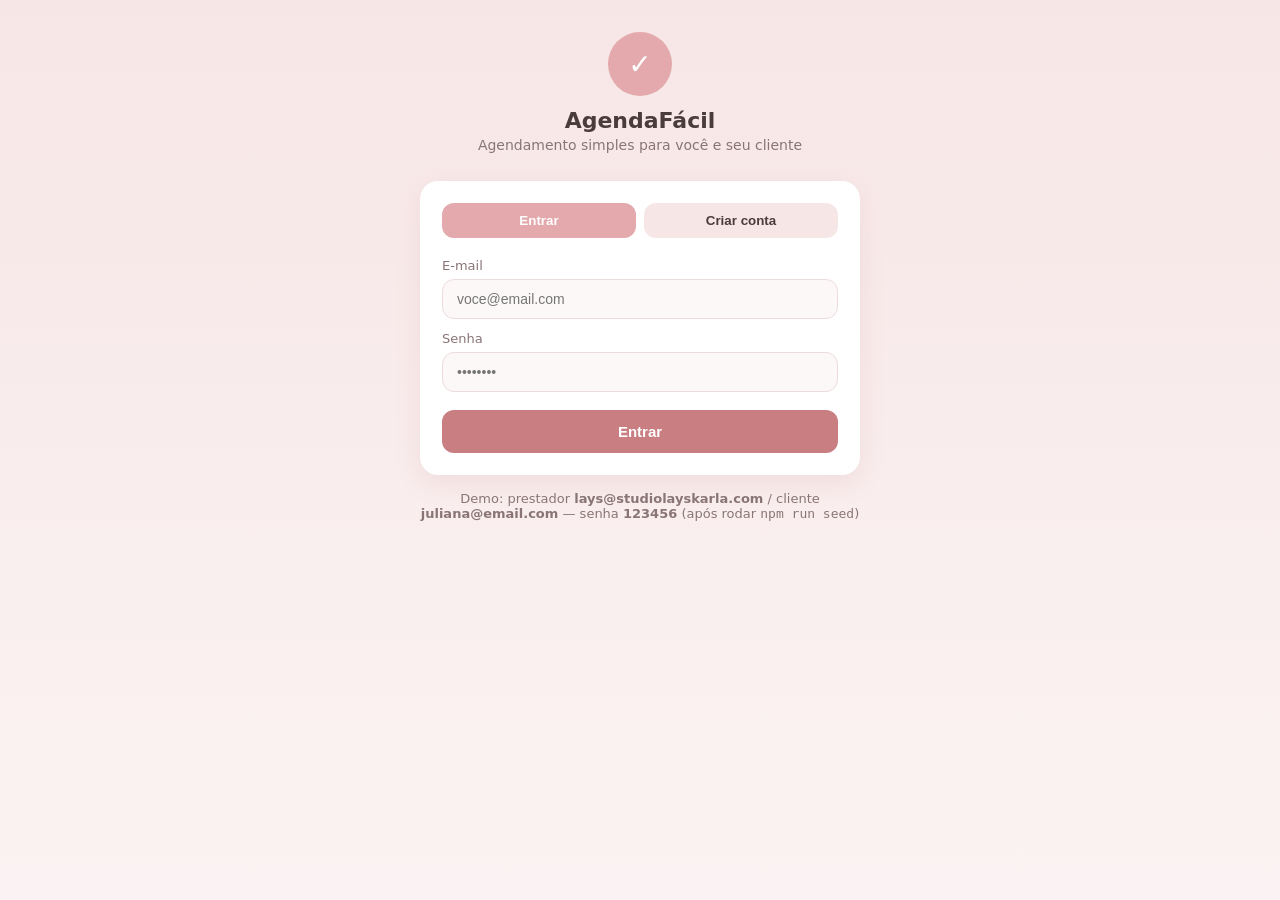
<file: index.html>
<!DOCTYPE html>
<html lang="pt-BR">
<head>
<meta charset="UTF-8">
<meta name="viewport" content="width=device-width, initial-scale=1.0">
<title>AgendaFácil</title>
<link rel="stylesheet" href="css/style.css">
</head>
<body>
  <div class="container">
    <div class="topo">
      <div class="selo">✓</div>
      <h1>AgendaFácil</h1>
      <p>Agendamento simples para você e seu cliente</p>
    </div>

    <div class="card">
      <div class="abas">
        <button id="abaLogin" class="ativo" onclick="mudarAba('login')">Entrar</button>
        <button id="abaCadastro" onclick="mudarAba('cadastro')">Criar conta</button>
      </div>

      <!-- LOGIN -->
      <form id="formLogin">
        <label>E-mail</label>
        <input type="email" id="loginEmail" required placeholder="voce@email.com">
        <label>Senha</label>
        <input type="password" id="loginSenha" required placeholder="••••••••">
        <button class="btn" type="submit">Entrar</button>
      </form>

      <!-- CADASTRO -->
      <form id="formCadastro" class="oculto">
        <label>Eu sou</label>
        <select id="cadTipo" onchange="alternarCamposTipo()">
          <option value="cliente">Cliente (quero agendar serviços)</option>
          <option value="prestador">Prestador (quero oferecer serviços)</option>
        </select>

        <label>Nome completo</label>
        <input type="text" id="cadNome" required placeholder="Seu nome">

        <div id="campoNegocio" class="oculto">
          <label>Nome do negócio</label>
          <input type="text" id="cadNegocio" placeholder="Ex: Studio Lays Karla">
          <label>Especialidade</label>
          <input type="text" id="cadEspecialidade" placeholder="Ex: Esteticista">
        </div>

        <div id="campoTelefone">
          <label>WhatsApp / Telefone</label>
          <input type="text" id="cadTelefone" placeholder="(00) 00000-0000">
        </div>

        <label>E-mail</label>
        <input type="email" id="cadEmail" required placeholder="voce@email.com">
        <label>Senha</label>
        <input type="password" id="cadSenha" required minlength="4" placeholder="mínimo 4 caracteres">
        <button class="btn" type="submit">Criar conta</button>
      </form>

      <div id="mensagem"></div>
    </div>

    <p class="link-baixo">Demo: prestador <strong>lays@studiolayskarla.com</strong> / cliente <strong>juliana@email.com</strong> — senha <strong>123456</strong> (após rodar <code>npm run seed</code>)</p>
  </div>

<script src="js/api.js"></script>
<script>
function mudarAba(aba) {
  document.getElementById('abaLogin').classList.toggle('ativo', aba === 'login');
  document.getElementById('abaCadastro').classList.toggle('ativo', aba === 'cadastro');
  document.getElementById('formLogin').classList.toggle('oculto', aba !== 'login');
  document.getElementById('formCadastro').classList.toggle('oculto', aba !== 'cadastro');
  document.getElementById('mensagem').innerHTML = '';
}

function alternarCamposTipo() {
  const tipo = document.getElementById('cadTipo').value;
  document.getElementById('campoNegocio').classList.toggle('oculto', tipo !== 'prestador');
  document.getElementById('campoTelefone').classList.toggle('oculto', tipo !== 'cliente');
}

function mostrarErro(texto) {
  document.getElementById('mensagem').innerHTML = `<div class="erro">${texto}</div>`;
}

function redirecionar(usuario) {
  window.location.href = usuario.tipo === 'cliente' ? 'cliente.html' : 'prestador.html';
}

document.getElementById('formLogin').addEventListener('submit', async (e) => {
  e.preventDefault();
  try {
    const resp = await api('/auth/login', {
      method: 'POST',
      body: JSON.stringify({
        email: document.getElementById('loginEmail').value,
        senha: document.getElementById('loginSenha').value
      })
    });
    Sessao.salvar(resp.token, resp.usuario);
    redirecionar(resp.usuario);
  } catch (err) { mostrarErro(err.message); }
});

document.getElementById('formCadastro').addEventListener('submit', async (e) => {
  e.preventDefault();
  const tipo = document.getElementById('cadTipo').value;
  try {
    const resp = await api('/auth/registrar', {
      method: 'POST',
      body: JSON.stringify({
        nome: document.getElementById('cadNome').value,
        email: document.getElementById('cadEmail').value,
        senha: document.getElementById('cadSenha').value,
        tipo,
        telefone: document.getElementById('cadTelefone').value,
        nomeNegocio: document.getElementById('cadNegocio').value,
        especialidade: document.getElementById('cadEspecialidade').value
      })
    });
    Sessao.salvar(resp.token, resp.usuario);
    redirecionar(resp.usuario);
  } catch (err) { mostrarErro(err.message); }
});

// Se já estiver logado, vai direto pro dashboard
if (Sessao.token() && Sessao.usuario()) redirecionar(Sessao.usuario());
</script>
</body>
</html>
</file>
<file: css/style.css>
:root {
  --rosa-claro: #f7e6e6;
  --rosa: #e3a9ac;
  --rosa-escuro: #c97e82;
  --texto: #4a3b3c;
  --texto-suave: #8a7576;
  --branco: #ffffff;
  --verde: #4caf82;
  --vermelho: #d96363;
  --sombra: 0 8px 24px rgba(201, 126, 130, 0.15);
}

* { box-sizing: border-box; margin: 0; padding: 0; }

body {
  font-family: 'Segoe UI', system-ui, -apple-system, sans-serif;
  background: linear-gradient(180deg, var(--rosa-claro) 0%, #fbf3f3 100%);
  color: var(--texto);
  min-height: 100vh;
}

.container {
  max-width: 480px;
  margin: 0 auto;
  padding: 32px 20px 80px;
}

.container.wide { max-width: 780px; }

.topo {
  text-align: center;
  margin-bottom: 28px;
}

.topo .selo {
  width: 64px; height: 64px;
  border-radius: 50%;
  background: var(--rosa);
  color: #fff;
  display: flex; align-items: center; justify-content: center;
  margin: 0 auto 12px;
  font-size: 28px;
}

.topo h1 { font-size: 22px; font-weight: 700; color: var(--texto); }
.topo p { color: var(--texto-suave); font-size: 14px; margin-top: 4px; }

.card {
  background: var(--branco);
  border-radius: 18px;
  padding: 22px;
  box-shadow: var(--sombra);
  margin-bottom: 16px;
}

.abas { display: flex; gap: 8px; margin-bottom: 20px; }
.abas button {
  flex: 1; padding: 10px; border: none; border-radius: 12px;
  background: var(--rosa-claro); color: var(--texto);
  font-weight: 600; cursor: pointer; transition: .15s;
}
.abas button.ativo { background: var(--rosa); color: #fff; }

label { display: block; font-size: 13px; color: var(--texto-suave); margin: 12px 0 6px; }
input, select, textarea {
  width: 100%; padding: 11px 14px; border-radius: 12px;
  border: 1px solid #eddcdc; font-size: 14px; outline: none;
  background: #fdf8f8; color: var(--texto);
}
input:focus, select:focus, textarea:focus { border-color: var(--rosa); background: #fff; }

.btn {
  width: 100%; padding: 13px; border: none; border-radius: 12px;
  background: var(--rosa-escuro); color: #fff; font-weight: 700;
  font-size: 15px; cursor: pointer; margin-top: 18px; transition: .15s;
}
.btn:hover { background: #b96a6e; }
.btn.secundario { background: var(--rosa-claro); color: var(--texto); }
.btn.perigo { background: var(--vermelho); }
.btn.pequeno { width: auto; padding: 8px 14px; font-size: 13px; margin-top: 0; }

.erro { background: #fdecec; color: var(--vermelho); padding: 10px 14px; border-radius: 10px; font-size: 13px; margin-top: 12px; }
.sucesso { background: #eaf7f0; color: var(--verde); padding: 10px 14px; border-radius: 10px; font-size: 13px; margin-top: 12px; }

.link-baixo { text-align: center; margin-top: 16px; font-size: 13px; color: var(--texto-suave); }
.link-baixo a { color: var(--rosa-escuro); font-weight: 600; text-decoration: none; }

header.app {
  display: flex; justify-content: space-between; align-items: center;
  max-width: 780px; margin: 0 auto; padding: 18px 20px 0;
}
header.app .marca { font-weight: 700; font-size: 18px; }
header.app .sair { color: var(--texto-suave); font-size: 13px; cursor: pointer; text-decoration: underline; }

.grid-servicos { display: grid; grid-template-columns: repeat(auto-fill, minmax(160px,1fr)); gap: 12px; }
.servico-item {
  border: 2px solid var(--rosa-claro); border-radius: 14px; padding: 14px;
  cursor: pointer; transition: .15s; text-align: left; background: #fff;
}
.servico-item.selecionado { border-color: var(--rosa-escuro); background: #fdf3f3; }
.servico-item h3 { font-size: 15px; margin-bottom: 4px; }
.servico-item p { font-size: 12px; color: var(--texto-suave); }
.servico-item .preco { color: var(--rosa-escuro); font-weight: 700; margin-top: 6px; font-size: 14px; }

.calendario-dias { display: flex; gap: 8px; overflow-x: auto; padding-bottom: 6px; }
.dia-btn {
  flex: 0 0 auto; width: 54px; padding: 10px 4px; text-align: center; border-radius: 12px;
  border: 1px solid var(--rosa-claro); cursor: pointer; background: #fff; font-size: 12px;
}
.dia-btn .n { display: block; font-size: 16px; font-weight: 700; margin-top: 2px; }
.dia-btn.ativo { background: var(--rosa-escuro); color: #fff; border-color: var(--rosa-escuro); }

.slots { display: grid; grid-template-columns: repeat(auto-fill, minmax(76px,1fr)); gap: 8px; margin-top: 12px; }
.slot-btn {
  padding: 10px 4px; text-align: center; border-radius: 10px; border: 1px solid var(--rosa-claro);
  background: #fff; cursor: pointer; font-size: 13px; font-weight: 600;
}
.slot-btn.ativo { background: var(--rosa-escuro); color: #fff; border-color: var(--rosa-escuro); }
.slot-vazio { color: var(--texto-suave); font-size: 13px; padding: 12px 0; text-align: center; grid-column: 1/-1; }

.lista-agendamentos .item {
  display: flex; justify-content: space-between; align-items: center;
  padding: 14px 0; border-bottom: 1px solid #f3e6e6;
}
.lista-agendamentos .item:last-child { border-bottom: none; }
.item .info h4 { font-size: 14px; }
.item .info span { font-size: 12px; color: var(--texto-suave); }
.badge { padding: 4px 10px; border-radius: 20px; font-size: 11px; font-weight: 700; }
.badge.confirmado { background: #eaf7f0; color: var(--verde); }
.badge.cancelado { background: #fdecec; color: var(--vermelho); }
.badge.concluido { background: #eef1fb; color: #6270c9; }

.stats { display: grid; grid-template-columns: repeat(2, 1fr); gap: 12px; margin-bottom: 16px; }
.stat-card { background: #fff; border-radius: 14px; padding: 16px; box-shadow: var(--sombra); }
.stat-card .valor { font-size: 24px; font-weight: 800; color: var(--rosa-escuro); }
.stat-card .rotulo { font-size: 12px; color: var(--texto-suave); margin-top: 2px; }

.linha { display: flex; gap: 10px; }
.linha > * { flex: 1; }

.tag-remove { color: var(--vermelho); cursor: pointer; font-size: 12px; margin-left: 8px; }

.oculto { display: none !important; }

.notif-item { padding: 10px 0; border-bottom: 1px solid #f3e6e6; font-size: 13px; }
.notif-item:last-child { border-bottom: none; }
.notif-item .data { color: var(--texto-suave); font-size: 11px; margin-top: 2px; }

/* Remarcação (cliente) */
.tag-link { color: var(--rosa-escuro); cursor: pointer; font-size: 12px; font-weight: 600; }
.aviso-remarcacao {
  background: #fdf3f3; border: 2px solid var(--rosa); border-radius: 14px;
  padding: 14px 16px; margin-bottom: 16px; font-size: 13px; line-height: 1.5;
}
.aviso-remarcacao .tag-remove { display: inline-block; margin: 8px 0 0; }

/* Relatório (prestador) */
.tabela-rel { width: 100%; border-collapse: collapse; font-size: 13px; }
.tabela-rel th { text-align: left; color: var(--texto-suave); font-weight: 600; padding: 8px 6px; border-bottom: 2px solid var(--rosa-claro); }
.tabela-rel td { padding: 9px 6px; border-bottom: 1px solid #f3e6e6; }
#relDetalhe, #relPorServico { overflow-x: auto; }
</file>
